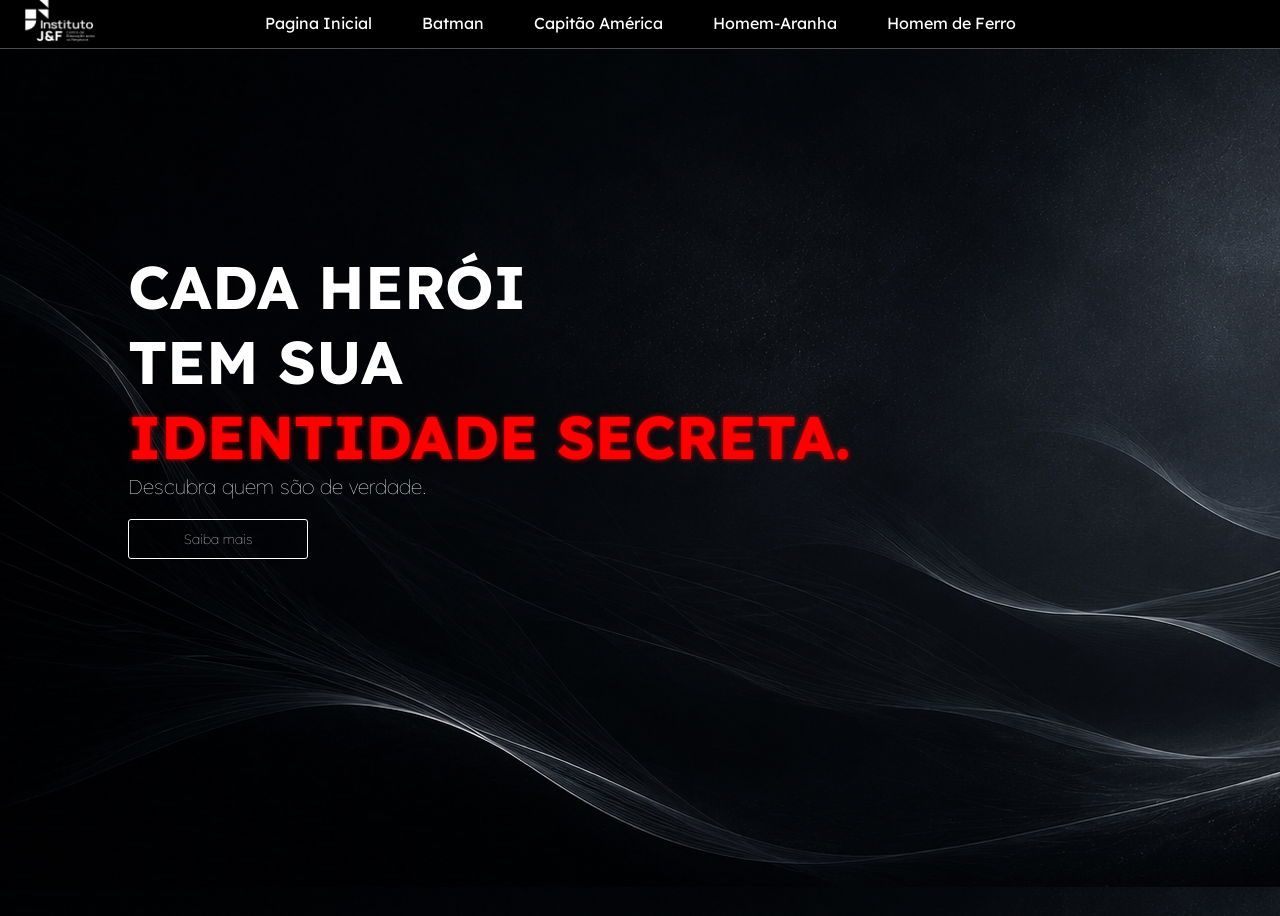
<file: index.html>
<!DOCTYPE html>
<html lang="pt-br">
<head>
    <meta charset="UTF-8">
    <meta name="viewport" content="width=device-width, initial-scale=1.0">
    <title>Pagina Inicial</title>
    <link rel="stylesheet" href="style.css">
    <link rel="icon" type="image" href="./img/heros3x4.jpg">
</head>
<body>
    <header>
        <a href="index.html">
            <img src="img/instituto.png" alt="" class="instituto">
        </a>
        <nav>
            <a href="index.html">Pagina Inicial</a>
            <a href="heitor.html">Batman</a>
            <a href="capitao_america.html">Capitão América</a>
            <a href="Henry-spdm.html">Homem-Aranha</a>
            <a href="homemdeferro2.html">Homem de Ferro</a>
        </nav>
    </header>
    <div class="big">
        <h1>CADA HERÓI</h1><h1>TEM SUA</h1><h1 class="secreta"> IDENTIDADE SECRETA.</h1><h4>Descubra quem são de verdade.</h4>
        <a href="heitor.html"><button>Saiba mais</button></a>
    </div>
</body>
</html>
</file>
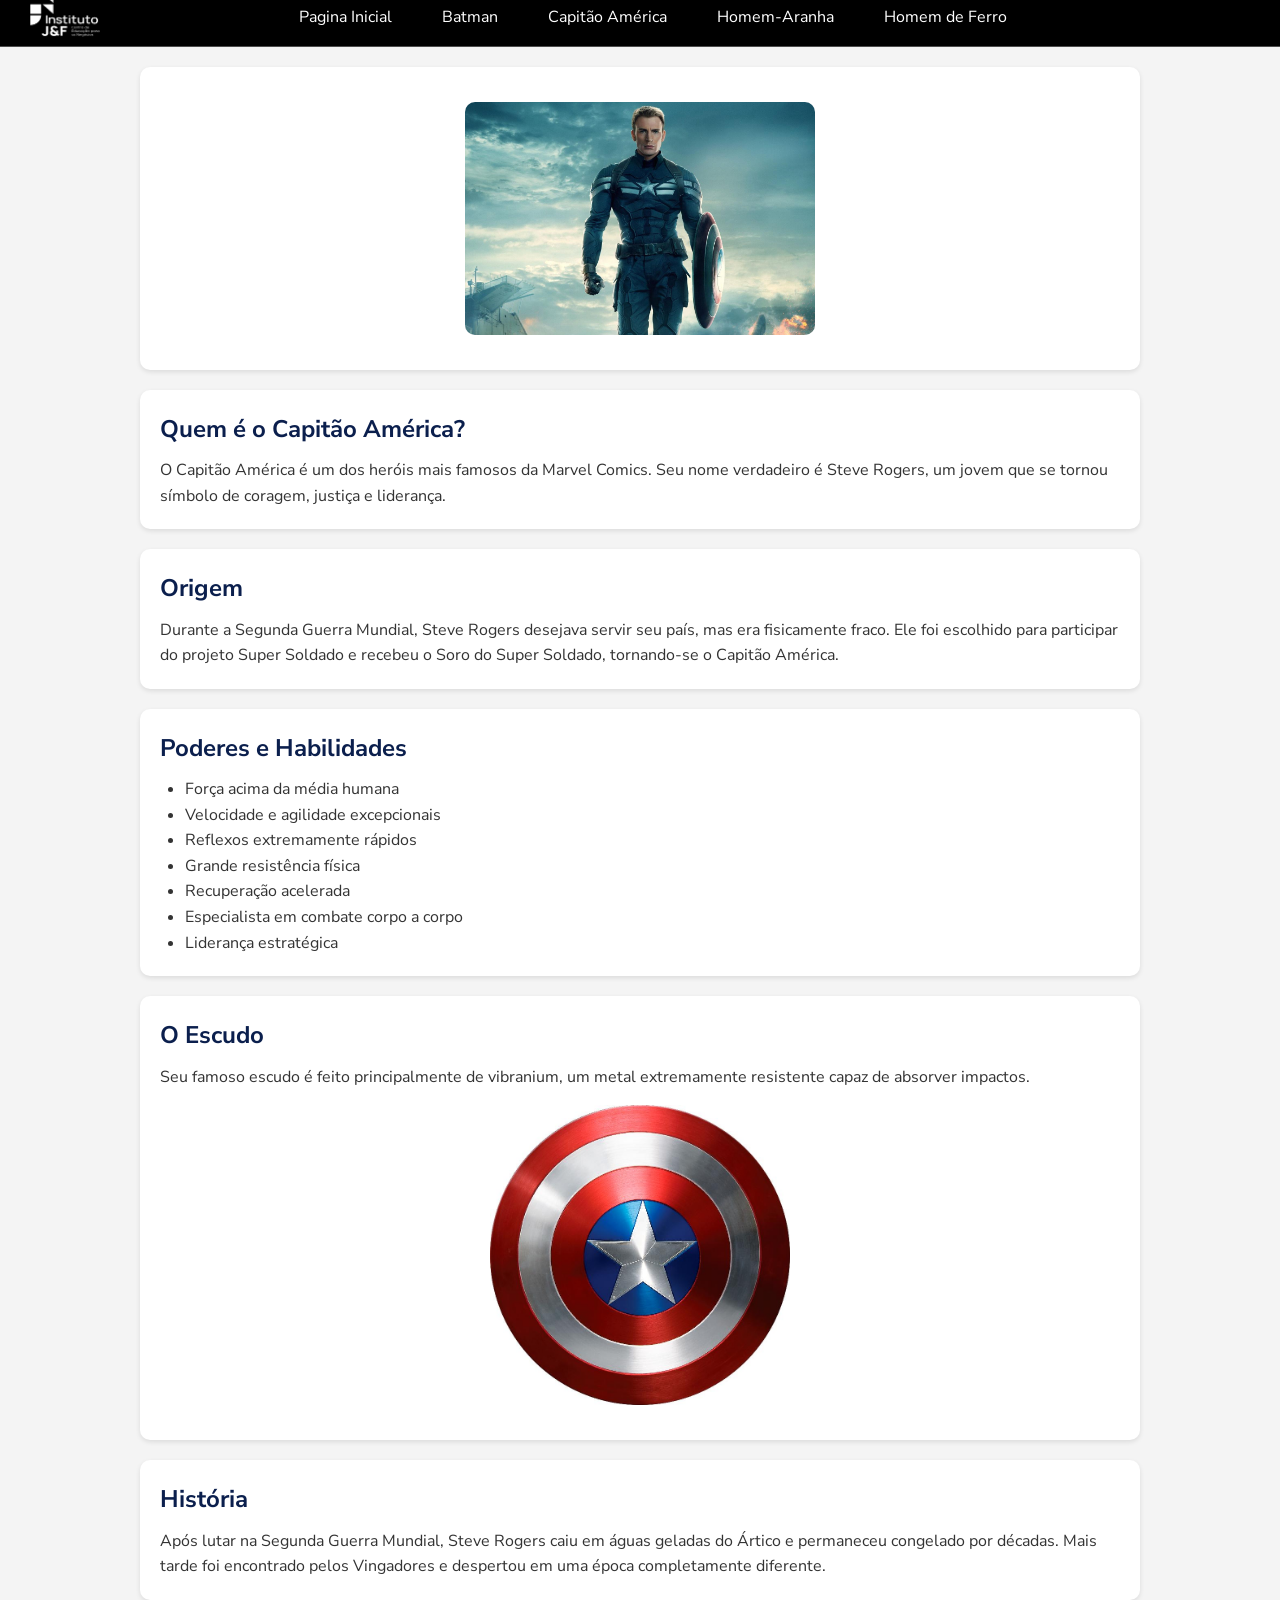
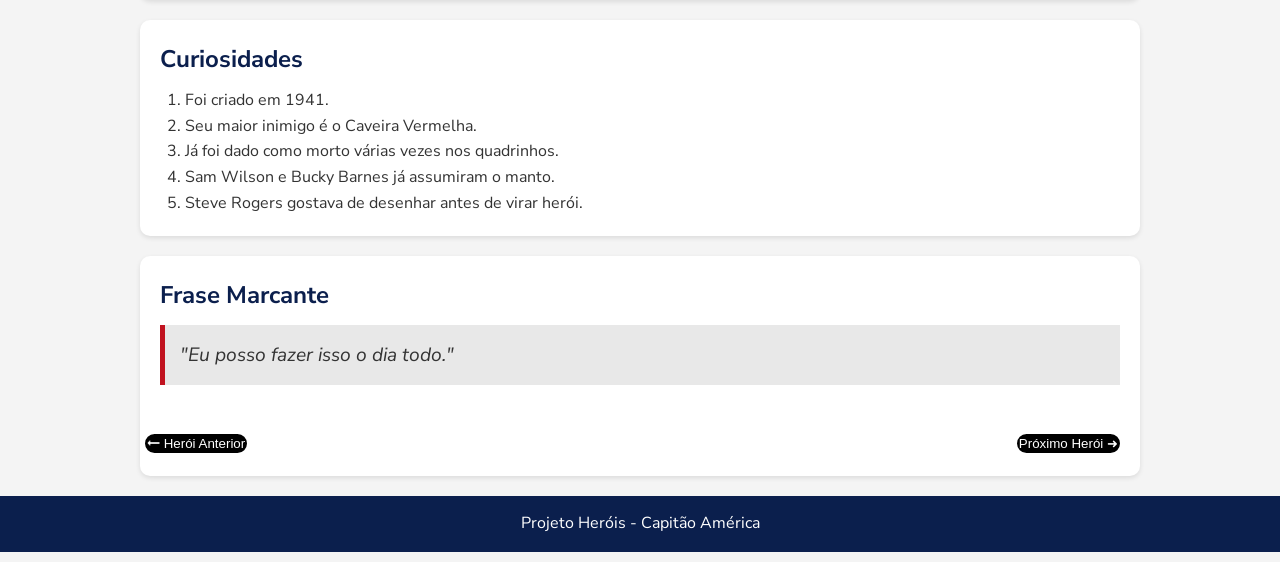
<file: capitao_america.html>
<!DOCTYPE html>
<html lang="pt-BR">
<head>
    <meta charset="UTF-8">
    <meta name="viewport" content="width=device-width, initial-scale=1.0">
    <title>Capitão América</title>

    <link rel="icon" type="imagens/png" href="imagens/favicon.png">
    <link rel="stylesheet" href="styleVictor.css">

    <link rel="preconnect" href="https://fonts.googleapis.com">
    <link rel="preconnect" href="https://fonts.gstatic.com" crossorigin>
    <link href="https://fonts.googleapis.com/css2?family=Nunito+Sans:wght@200;300;400;600;700;800&display=swap" rel="stylesheet">
</head>
<body>

    <header>
        <a href="index.html">
            <img src="img/instituto.png" alt="" class="instituto">
        </a>
        <nav>
            <a href="index.html">Pagina Inicial</a>
            <a href="heitor.html">Batman</a>
            <a href="capitao_america.html">Capitão América</a>
            <a href="Henry-spdm.html">Homem-Aranha</a>
            <a href="homemdeferro2.html">Homem de Ferro</a>
        </nav>
    </header>

    <main>

        <section class="hero">
            <img src="imagens/heroi_capitao_america.jpg" alt="Capitão América">
        </section>

        <section>
            <h2>Quem é o Capitão América?</h2>
            <p>
                O Capitão América é um dos heróis mais famosos da Marvel Comics.
                Seu nome verdadeiro é Steve Rogers, um jovem que se tornou símbolo
                de coragem, justiça e liderança.
            </p>
        </section>

        <section>
            <h2>Origem</h2>
            <p>
                Durante a Segunda Guerra Mundial, Steve Rogers desejava servir seu país,
                mas era fisicamente fraco. Ele foi escolhido para participar do projeto
                Super Soldado e recebeu o Soro do Super Soldado, tornando-se o Capitão América.
            </p>
        </section>

        <section>
            <h2>Poderes e Habilidades</h2>

            <ul>
                <li>Força acima da média humana</li>
                <li>Velocidade e agilidade excepcionais</li>
                <li>Reflexos extremamente rápidos</li>
                <li>Grande resistência física</li>
                <li>Recuperação acelerada</li>
                <li>Especialista em combate corpo a corpo</li>
                <li>Liderança estratégica</li>
            </ul>
        </section>

        <section>
            <h2>O Escudo</h2>
            <p>
                Seu famoso escudo é feito principalmente de vibranium,
                um metal extremamente resistente capaz de absorver impactos.
            </p>
            <img src="imagens/escudo_capitao_america.jpg" alt="Escudo do Capitão América">
        </section>

        <section>
            <h2>História</h2>
            <p>
                Após lutar na Segunda Guerra Mundial, Steve Rogers caiu em águas geladas
                do Ártico e permaneceu congelado por décadas. Mais tarde foi encontrado
                pelos Vingadores e despertou em uma época completamente diferente.
            </p>
        </section>

        <section>
            <h2>Curiosidades</h2>

            <ol>
                <li>Foi criado em 1941.</li>
                <li>Seu maior inimigo é o Caveira Vermelha.</li>
                <li>Já foi dado como morto várias vezes nos quadrinhos.</li>
                <li>Sam Wilson e Bucky Barnes já assumiram o manto.</li>
                <li>Steve Rogers gostava de desenhar antes de virar herói.</li>
            </ol>
        </section>

        <section>
            <h2>Frase Marcante</h2>
            <blockquote>
                "Eu posso fazer isso o dia todo."
            </blockquote>
            <br>
            <div class="end">
            <a href="heitor.html" class="esquerda"><button>🠔 Herói Anterior</button></a>
            <a href="Henry-spdm.html" class="direita"><button>Próximo Herói ➜</button></a>
        </div>
        </section>

    </main>

    <footer>
        <p>Projeto Heróis - Capitão América</p>
    </footer>

</body>
</html>
</file>
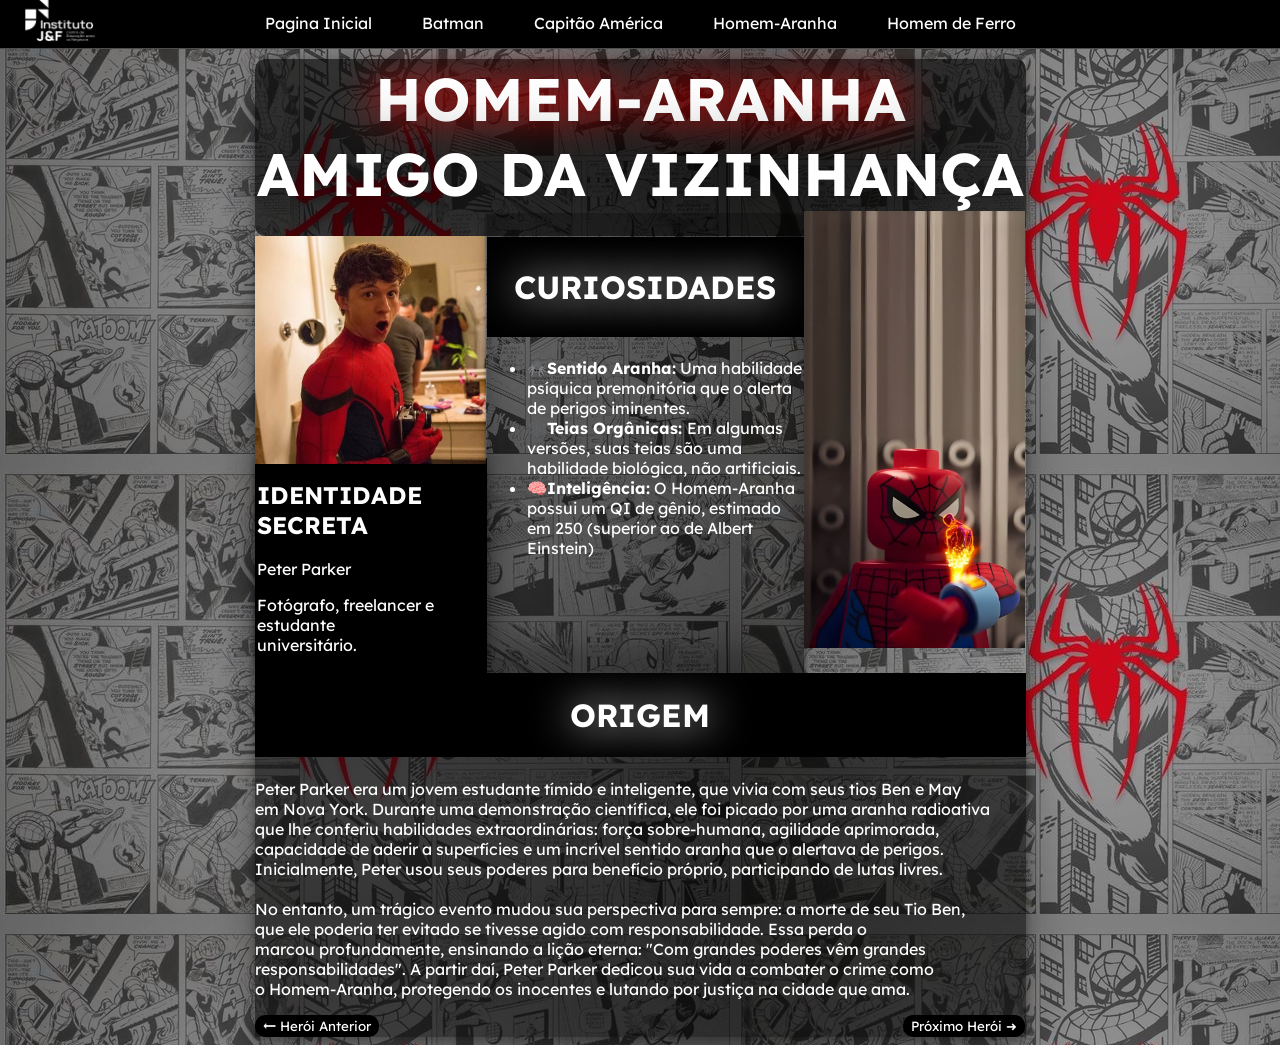
<file: Henry-spdm.html>
<!DOCTYPE html>
<html lang="pt-br">
<head>
    <meta charset="UTF-8">
    <meta name="viewport" content="width=device-width, initial-scale=1.0">
    <title>Homem Aranha</title>
    <link rel="stylesheet" href="styleHenry.css">
    <link rel="icon" type="imagens/png" href="img/spdm-3x4.jpg">

</head>
<body>

    <header>
        <a href="index.html">
            <img src="img/instituto.png" alt="" class="instituto">
        </a>
        <nav>
            <a href="index.html">Pagina Inicial</a>
            <a href="heitor.html">Batman</a>
            <a href="capitao_america.html">Capitão América</a>
            <a href="Henry-spdm.html">Homem-Aranha</a>
            <a href="homemdeferro2.html">Homem de Ferro</a>
        </nav>
    </header>
    <div class="barra">
        <div class="top">
            <h1 class="spdm">HOMEM-ARANHA</h1>
            <h1>AMIGO DA VIZINHANÇA</h1>
        </div>
        <div class="meio">
            <img src="img/peter.jpg" alt="">
            <div class="identidade">
            <h2>IDENTIDADE<br>SECRETA</h2>
            <P>Peter Parker</P>
            <p>Fotógrafo, freelancer e estudante<br>universitário.</p>
            </div>
        </div>
        <div class="low">
            <h1 class="curiosidades">CURIOSIDADES</h1>
            <ul>
                <li>🕷️<b>Sentido Aranha:</b> Uma habilidade psíquica premonitória que o alerta de perigos iminentes.</li>
                <li>🕸️<b>Teias Orgânicas: </b> Em algumas versões, suas teias são uma habilidade
biológica, não artificiais.</li>
                <li>🧠<b>Inteligência:</b> O Homem-Aranha possui um QI de gênio, estimado em 250 (superior ao de Albert Einstein)</li>
            </ul>
            <img src="img/spdm-wallpaper.jpg" class="wallpaper">
        </div>
        <div class="historia">
            <h1 class="origem">ORIGEM</h1>
            <p>Peter Parker era um jovem estudante tímido e inteligente, que vivia com seus tios Ben e May <br>em
Nova York. Durante uma demonstração científica, ele foi picado por uma aranha radioativa <br>que lhe
conferiu habilidades extraordinárias: força sobre-humana, agilidade aprimorada, <br>capacidade de
aderir a superfícies e um incrível sentido aranha que o alertava de perigos. <br> 
Inicialmente, Peter usou seus poderes para benefício próprio, participando de lutas livres.<br><br>No
entanto, um trágico evento mudou sua perspectiva para sempre: a morte de seu Tio Ben, <br>que ele
poderia ter evitado se tivesse agido com responsabilidade. Essa perda o <br>marcou profundamente,
ensinando a lição eterna: "Com grandes poderes vêm grandes <br>responsabilidades". A partir daí,
Peter Parker dedicou sua vida a combater o crime como <br>o Homem-Aranha, protegendo os inocentes
e lutando por justiça na cidade que ama.</p>
            <div class="end">
                <a href="capitao_america.html"><button>🠔 Herói Anterior</button></a>
                <a href="homemdeferro2.html" class="direita"><button>Próximo Herói ➜</button></a>
            </div>
        </div>
    </div>
</body>
</html>
</file>
<file: style.css>
@import url('https://fonts.googleapis.com/css2?family=Fredoka:wght@300..700&family=Lexend:wght@100..900&family=Nunito+Sans:ital,opsz,wght@0,6..12,200..1000;1,6..12,200..1000&display=swap');

* {
  font-family: "Lexend", sans-serif;
  font-optical-sizing: auto;
  color: white;
}

header {
    width: 102%;
    height: 100%;
    background-color: transparent;
    padding: 15px 0;
    position: sticky;
    margin-top: -10px;
    border-bottom: 1px solid rgba(255, 255, 255, 0.3);
    display: flex;
    align-items: center;
    background-color: black;
}
.instituto{
  position: absolute;
  width: 70px;
  margin-left: 30px;
  margin-top: -25px;
}
.instituto:hover{
  cursor: pointer;
}

nav{
  display: flex;
  flex: 1;
  gap: 50px;
  justify-content: center;
}

nav a{
  color: white;
  text-decoration: none;
}
nav a:hover {
  text-decoration: underline;
  cursor: pointer;
}

body {
    min-height: 100vh;
    display: flex;
    flex-direction: column;
    align-items: center;
    background: url(img/background-inicial.png);
}

a {
  color: black;
  text-decoration: none;
  background-color: transparent;
}
h1{
  margin: 0;
}
h4{
  margin: 0;
  font-size: 20px;
  font-family: "Lexend", sans-serif;
  font-weight: 100;
}

.big {
  display: flex;
  flex-direction: column;
  align-self: flex-start;
  padding-left: 120px;
  margin-top: 200px;
  font-size: 30px;
}
.secreta{
  color: red;
  text-shadow: 0 0 5px rgb(255, 0, 0);
}

button{
  border: 1px solid white;
  background-color: transparent;
  border-radius: 3px;
  width: 180px;
  height: 40px;
  font-weight: 100;
  margin-top: 20px;
}
button:hover{
  text-decoration: underline;
  cursor: pointer;
}
</file>
<file: styleVictor.css>
* {
    margin: 0;
    padding: 0;
    box-sizing: border-box;
}

body {
    font-family: 'Nunito Sans', sans-serif;
    background-color: #f4f4f4;
    color: #333;
    line-height: 1.6;
}

header {
    width: 102%;
    height: 100%;
    background-color: transparent;
    padding: 15px 0;
    position: sticky;
    margin-top: -10px;
    border-bottom: 1px solid rgba(255, 255, 255, 0.3);
    display: flex;
    align-items: center;
    background-color: black;
}
.instituto{
  position: absolute;
  width: 70px;
  margin-left: 30px;
  margin-top: -25px;
}
.instituto:hover{
  cursor: pointer;
}

nav{
  display: flex;
  flex: 1;
  gap: 50px;
  justify-content: center;
}

nav a{
  color: white;
  text-decoration: none;
}
nav a:hover {
  text-decoration: underline;
  cursor: pointer;
}

main {
    width: 80%;
    max-width: 1000px;
    margin: 20px auto;
}

section {
    background-color: white;
    margin-bottom: 20px;
    padding: 20px;
    border-radius: 10px;
    box-shadow: 0 2px 5px rgba(0,0,0,0.1);
}

section h2 {
    color: #0b1f4d;
    margin-bottom: 10px;
}

.hero {
    text-align: center;
}

.hero img {
    width: 350px;
    max-width: 100%;
    border-radius: 10px;
}

section img {
    display: block;
    width: 300px;
    max-width: 100%;
    margin: 15px auto;
    border-radius: 10px;
}

ul, ol {
    margin-left: 25px;
    margin-top: 10px;
}

blockquote {
    background-color: #e8e8e8;
    border-left: 5px solid #c1121f;
    padding: 15px;
    font-style: italic;
    font-size: 1.2em;
}

footer {
    background-color: #0b1f4d;
    color: white;
    text-align: center;
    padding: 15px;
    margin-top: 20px;
}

button{
  background-color: black;
  color: white;
  text-decoration: none ;
  border: 2px solid black;
  border-radius: 10px;
}
button:hover{
  cursor: pointer;
  color: black;
  background-color: white;
}
.direita{
  margin-left: 875px;
}
.esquerda{
    margin-left: -15px;
}
.end{
    display: flex;
    justify-content: space-between;
    align-items: center;
    margin-top: 20px;
}

.direita{
    margin-left: 0;
}
</file>
<file: styleHenry.css>
@import url('https://fonts.googleapis.com/css2?family=Fredoka:wght@300..700&family=Lexend:wght@100..900&family=Nunito+Sans:ital,opsz,wght@0,6..12,200..1000;1,6..12,200..1000&display=swap');

* {
  font-family: "Lexend", sans-serif;
  font-optical-sizing: auto;
  color: white;
}

header {
    width: 102%;
    height: 100%;
    background-color: transparent;
    padding: 15px 0;
    position: sticky;
    margin-top: -10px;
    border-bottom: 1px solid rgba(255, 255, 255, 0.3);
    display: flex;
    align-items: center;
    background-color: black;
}
.instituto{
  position: absolute;
  width: 70px;
  margin-left: 30px;
  margin-top: -25px;
}
.instituto:hover{
  cursor: pointer;
}

nav{
  display: flex;
  flex: 1;
  gap: 50px;
  justify-content: center;
}

nav a{
  color: white;
  text-decoration: none;
}
nav a:hover {
  text-decoration: underline;
  cursor: pointer;
}

body {
    min-height: 100vh;
    display: flex;
    flex-direction: column;
    align-items: center;
    background: url(img/background-spdm.jpg);
}

.top{
  height: 173px;
  text-align: center;
  display: flex;
  flex-direction: column;
  align-self: center;
  margin-top: 0px;
  font-size: 30px;
  text-shadow: 0 0 70px rgb(0, 0, 0);
  border: 2px solid transparent;
  background-color: rgba(0, 0, 0, 0.316);
  border-radius: 10px;
  background-color: rgba(0, 0, 0, 0.636);
}

.top h1{
  margin: 0;
}
.spdm{
  color: rgb(255, 255, 255);
  text-shadow: 0 0 40px rgb(255, 0, 0);
}

.barra {
  display: flex;
  flex-direction: column;
  margin-top: 10px;
  border: 1x solid transparent;
  box-shadow: rgba(0, 0, 0, 0.25) 0px 54px 55px, rgba(0, 0, 0, 0.12) 0px -12px 30px, rgba(0, 0, 0, 0.12) 0px 4px 6px, rgba(0, 0, 0, 0.17) 0px 12px 13px, rgba(0, 0, 0, 0.09) 0px -3px 5px;
}

img {
  width: 30%;
}
.identidade{
  margin-top: -10px;
  align-self: flex-end;
  margin-right: 40px;
  border: 2px solid transparent;
  width: 228px;
  background-color: black;
  box-shadow: rgba(0, 0, 0, 0.25) 0px 54px 55px, rgba(0, 0, 0, 0.12) 0px -12px 30px, rgba(0, 0, 0, 0.12) 0px 4px 6px, rgba(0, 0, 0, 0.17) 0px 12px 13px, rgba(0, 0, 0, 0.09) 0px -3px 5px;
}

.low {
  margin-left: 230px;
  margin-top: -460px;
  border: 2px solid transparent;
  color: white;
  width: 317px;
  height: 459px;
  background-color: rgba(0, 0, 0, 0.251);
  box-shadow: rgba(0, 0, 0, 0.17) 0px -23px 25px 0px inset, rgba(0, 0, 0, 0.15) 0px -36px 30px 0px inset, rgba(0, 0, 0, 0.1) 0px -79px 40px 0px inset, rgba(0, 0, 0, 0.06) 0px 2px 1px, rgba(0, 0, 0, 0.09) 0px 4px 2px, rgba(0, 0, 0, 0.09) 0px 8px 4px, rgba(0, 0, 0, 0.09) 0px 16px 8px, rgba(0, 0, 0, 0.09) 0px 32px 16px;  
}
.curiosidades{
  text-shadow: 0 0 40px rgb(255, 255, 255);
  display: flex;
  justify-content: center;
  align-items: center;
  text-align: center;
  background-color: black;
  height: 100px;
}
.wallpaper{
  width: 221px;
  height: 437px;
  margin-left: 317px;
  margin-top: -363px;
}
.historia{
  background-color: rgba(0, 0, 0, 0.578);
}
.origem {
  display: flex;
  justify-content: center;
  align-items: center;
  border: 2px solid black;
  height: 80px;
  margin-top: -3px;
  background-color: black;
  text-shadow: 0 0 40px rgb(255, 255, 255);

}

button{
  background-color: black;
  color: white;
  text-decoration: none ;
  border: 2px solid black;
  border-radius: 10px;
}
button:hover{
  cursor: pointer;
  color: black;
  background-color: white;
}
.direita{
  margin-left: 520px;
}
</file>
